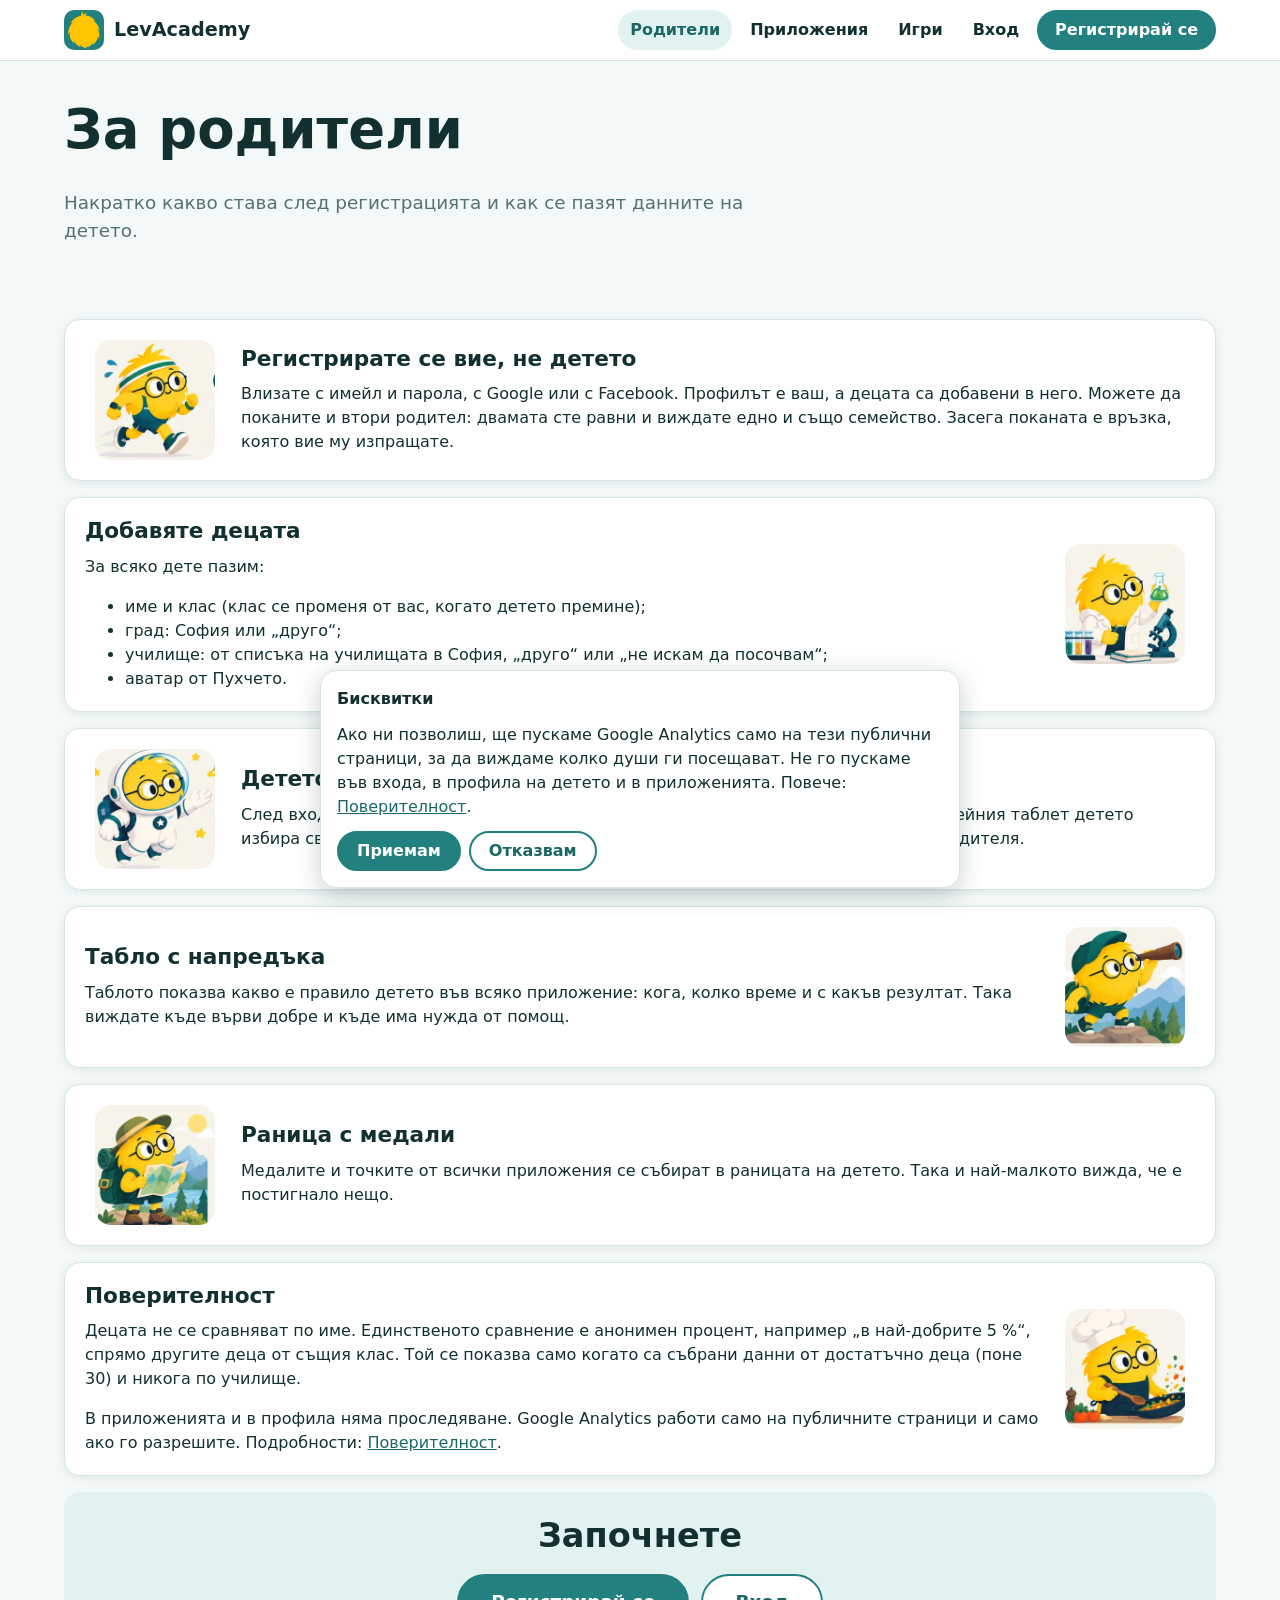
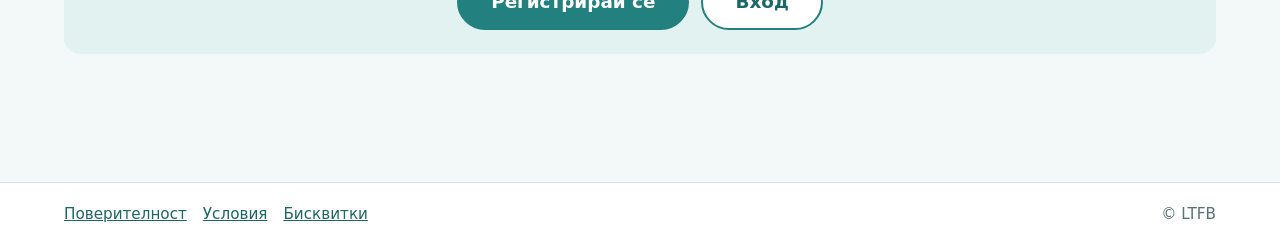
<file: parents/index.html>
<!doctype html>
<html lang="bg">
<head>
  <meta charset="utf-8">
  <meta name="viewport" content="width=device-width, initial-scale=1">
  <meta name="la-root" content="../">
  <title>За родители: LevAcademy</title>
  <meta name="description" content="Какво получава родителят в LevAcademy: деца в един профил, напредък по приложения, раница с медали и защита на личните данни.">
  <meta property="og:type" content="website">
  <meta property="og:site_name" content="LevAcademy">
  <meta property="og:locale" content="bg_BG">
  <meta property="og:title" content="За родители: LevAcademy">
  <meta property="og:description" content="Какво получава родителят в LevAcademy: деца в един профил, напредък по приложения, раница с медали и защита на личните данни.">
  <meta property="og:image" content="../img/logo.svg">
  <link rel="icon" href="../img/logo.svg" type="image/svg+xml">
  <link rel="stylesheet" href="../shared/tokens.css">
  <link rel="stylesheet" href="../shared/site.css">
  <script type="module" src="../shared/site.js"></script>
</head>
<body data-page="parents">
<a class="skip-link" href="#main">Към съдържанието</a>
<header class="site-header">
  <div class="wrap">
    <a class="brand" href="../"><img src="../img/logo.svg" alt="" width="40" height="40"><span>LevAcademy</span></a>
    <nav class="site-nav" aria-label="Главно меню">
      <a href="../parents/" aria-current="page">Родители</a>
      <a href="../apps/">Приложения</a>
      <a href="../games/">Игри</a>
      <a href="../login/">Вход</a>
      <a class="btn" href="../register/">Регистрирай се</a>
    </nav>
  </div>
</header>
<main id="main">
<div class="page-head wrap">
  <h1>За родители</h1>
  <p class="lead">Накратко какво става след регистрацията и как се пазят данните на детето.</p>
</div>

<section class="section">
  <div class="wrap">
    <div class="feature">
      <img src="../avatars/01.webp" alt="" width="120" height="120">
      <div>
        <h2>Регистрирате се вие, не детето</h2>
        <p>Влизате с имейл и парола, с Google или с Facebook. Профилът е ваш, а децата са добавени в него. Можете да поканите и втори родител: двамата сте равни и виждате едно и също семейство. Засега поканата е връзка, която вие му изпращате.</p>
      </div>
    </div>

    <div class="feature">
      <img src="../avatars/04.webp" alt="" width="120" height="120">
      <div>
        <h2>Добавяте децата</h2>
        <p>За всяко дете пазим:</p>
        <ul>
          <li>име и клас (клас се променя от вас, когато детето премине);</li>
          <li>град: София или „друго“;</li>
          <li>училище: от списъка на училищата в София, „друго“ или „не искам да посочвам“;</li>
          <li>аватар от Пухчето.</li>
        </ul>
      </div>
    </div>

    <div class="feature">
      <img src="../avatars/09.webp" alt="" width="120" height="120">
      <div>
        <h2>Детето избира себе си</h2>
        <p>След вход на устройството избирате „Родител“ или „Дете“. В режим „Дете“ на семейния таблет детето избира своя аватар и отваря приложение, без да вижда профилите и таблото на родителя.</p>
      </div>
    </div>

    <div class="feature">
      <img src="../avatars/12.webp" alt="" width="120" height="120">
      <div>
        <h2>Табло с напредъка</h2>
        <p>Таблото показва какво е правило детето във всяко приложение: кога, колко време и с какъв резултат. Така виждате къде върви добре и къде има нужда от помощ.</p>
      </div>
    </div>

    <div class="feature">
      <img src="../avatars/03.webp" alt="" width="120" height="120">
      <div>
        <h2>Раница с медали</h2>
        <p>Медалите и точките от всички приложения се събират в раницата на детето. Така и най-малкото вижда, че е постигнало нещо.</p>
      </div>
    </div>

    <div class="feature">
      <img src="../avatars/05.webp" alt="" width="120" height="120">
      <div>
        <h2>Поверителност</h2>
        <p>Децата не се сравняват по име. Единственото сравнение е анонимен процент, например „в най-добрите 5 %“, спрямо другите деца от същия клас. Той се показва само когато са събрани данни от достатъчно деца (поне 30) и никога по училище.</p>
        <p>В приложенията и в профила няма проследяване. Google Analytics работи само на публичните страници и само ако го разрешите. Подробности: <a href="../privacy/">Поверителност</a>.</p>
      </div>
    </div>

    <div class="callout">
      <h2>Започнете</h2>
      <div class="hero-actions">
        <a class="btn btn-big" href="../register/">Регистрирай се</a>
        <a class="btn btn-secondary btn-big" href="../login/">Вход</a>
      </div>
    </div>
  </div>
</section>
</main>
<footer class="site-footer">
  <div class="wrap">
    <nav aria-label="Правна информация">
      <a href="../privacy/">Поверителност</a>
      <a href="../terms/">Условия</a>
      <button type="button" class="link-button" data-cookie-settings hidden>Бисквитки</button>
    </nav>
    <span>© LTFB</span>
  </div>
</footer>
</body>
</html>
</file>
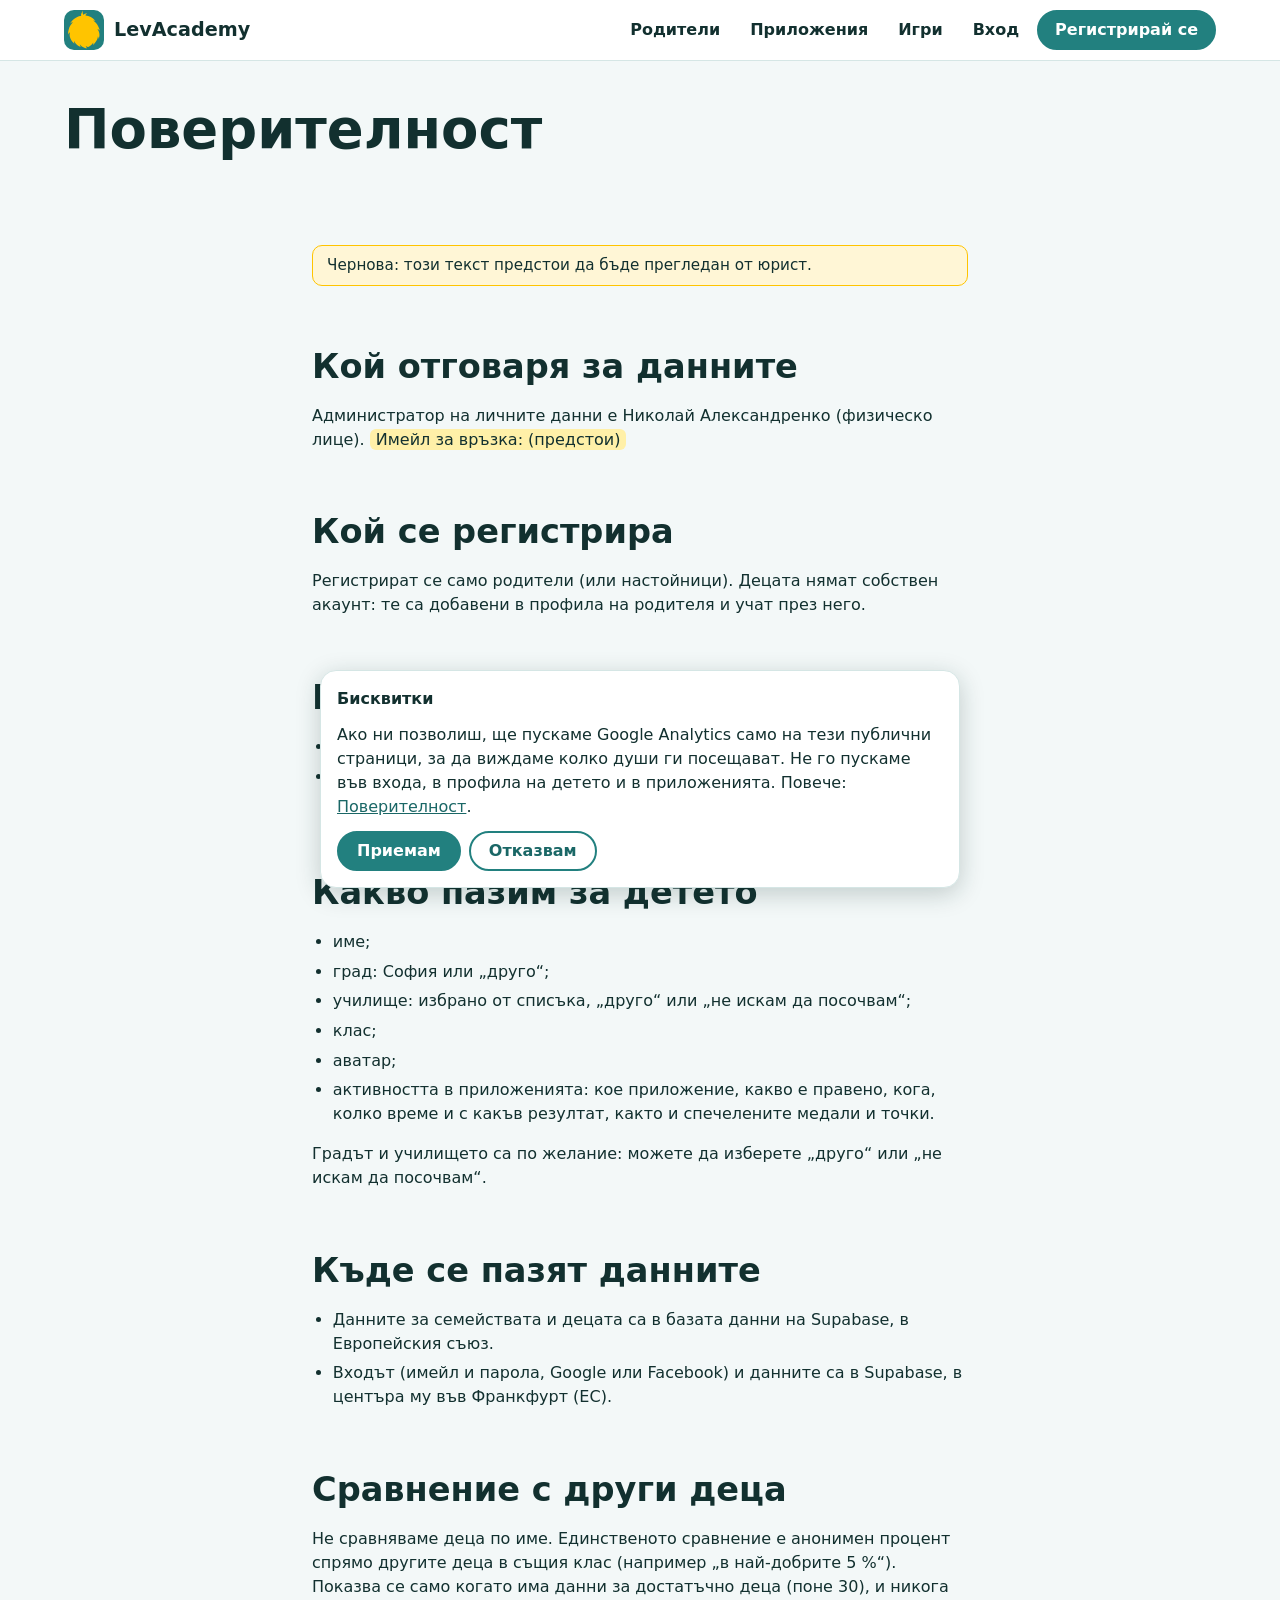
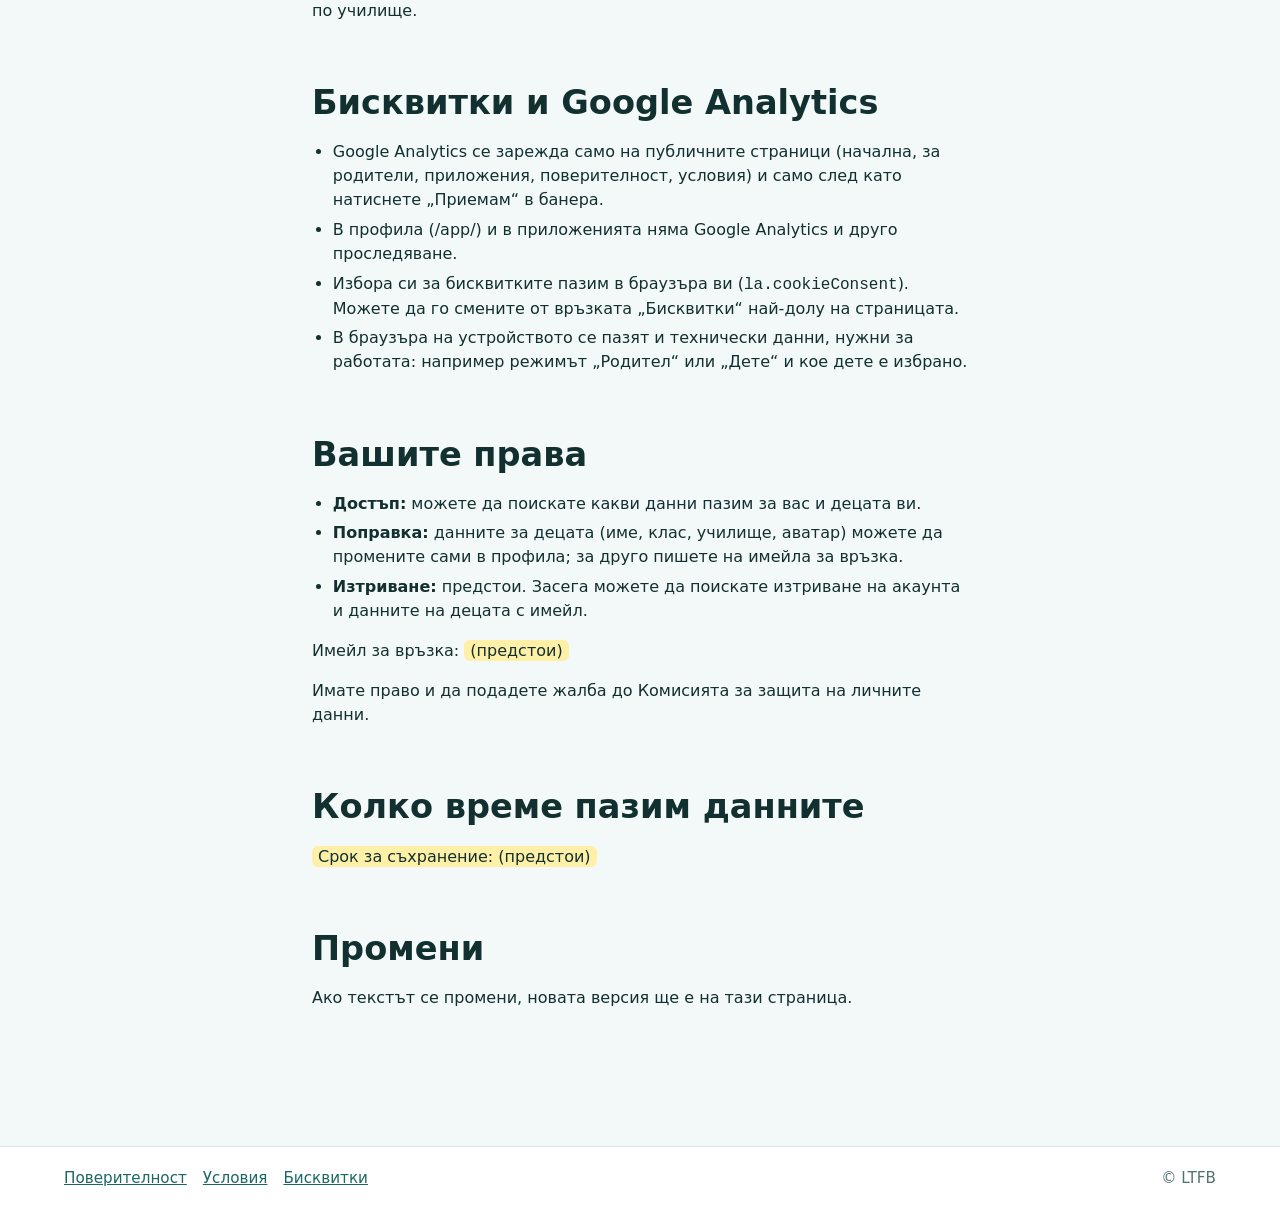
<file: privacy/index.html>
<!doctype html>
<html lang="bg">
<head>
  <meta charset="utf-8">
  <meta name="viewport" content="width=device-width, initial-scale=1">
  <meta name="la-root" content="../">
  <title>Поверителност: LevAcademy</title>
  <meta name="description" content="Кой е администратор на личните данни в LevAcademy, какво пазим за родителите и децата, къде и какви са правата ви.">
  <meta property="og:type" content="website">
  <meta property="og:site_name" content="LevAcademy">
  <meta property="og:locale" content="bg_BG">
  <meta property="og:title" content="Поверителност: LevAcademy">
  <meta property="og:description" content="Кой е администратор на личните данни в LevAcademy, какво пазим за родителите и децата, къде и какви са правата ви.">
  <meta property="og:image" content="../img/logo.svg">
  <link rel="icon" href="../img/logo.svg" type="image/svg+xml">
  <link rel="stylesheet" href="../shared/tokens.css">
  <link rel="stylesheet" href="../shared/site.css">
  <script type="module" src="../shared/site.js"></script>
</head>
<body data-page="privacy">
<a class="skip-link" href="#main">Към съдържанието</a>
<header class="site-header">
  <div class="wrap">
    <a class="brand" href="../"><img src="../img/logo.svg" alt="" width="40" height="40"><span>LevAcademy</span></a>
    <nav class="site-nav" aria-label="Главно меню">
      <a href="../parents/">Родители</a>
      <a href="../apps/">Приложения</a>
      <a href="../games/">Игри</a>
      <a href="../login/">Вход</a>
      <a class="btn" href="../register/">Регистрирай се</a>
    </nav>
  </div>
</header>
<main id="main">
<div class="page-head wrap">
  <h1>Поверителност</h1>
</div>

<section class="section">
  <div class="wrap prose">
    <p class="draft-note">Чернова: този текст предстои да бъде прегледан от юрист.</p>

    <h2>Кой отговаря за данните</h2>
    <p>Администратор на личните данни е Николай Александренко (физическо лице). <mark class="placeholder">Имейл за връзка: (предстои)</mark></p>

    <h2>Кой се регистрира</h2>
    <p>Регистрират се само родители (или настойници). Децата нямат собствен акаунт: те са добавени в профила на родителя и учат през него.</p>

    <h2>Какво пазим за родителя</h2>
    <ul>
      <li>имейл адрес и име за показване;</li>
      <li>към кое семейство принадлежи (и кои други родители са в него, ако е поканен втори родител).</li>
    </ul>

    <h2>Какво пазим за детето</h2>
    <ul>
      <li>име;</li>
      <li>град: София или „друго“;</li>
      <li>училище: избрано от списъка, „друго“ или „не искам да посочвам“;</li>
      <li>клас;</li>
      <li>аватар;</li>
      <li>активността в приложенията: кое приложение, какво е правено, кога, колко време и с какъв резултат, както и спечелените медали и точки.</li>
    </ul>
    <p>Градът и училището са по желание: можете да изберете „друго“ или „не искам да посочвам“.</p>

    <h2>Къде се пазят данните</h2>
    <ul>
      <li>Данните за семействата и децата са в базата данни на Supabase, в Европейския съюз.</li>
      <li>Входът (имейл и парола, Google или Facebook) и данните са в Supabase, в центъра му във Франкфурт (ЕС).</li>
    </ul>

    <h2>Сравнение с други деца</h2>
    <p>Не сравняваме деца по име. Единственото сравнение е анонимен процент спрямо другите деца в същия клас (например „в най-добрите 5 %“). Показва се само когато има данни за достатъчно деца (поне 30), и никога по училище.</p>

    <h2>Бисквитки и Google Analytics</h2>
    <ul>
      <li>Google Analytics се зарежда само на публичните страници (начална, за родители, приложения, поверителност, условия) и само след като натиснете „Приемам“ в банера.</li>
      <li>В профила (/app/) и в приложенията няма Google Analytics и друго проследяване.</li>
      <li>Избора си за бисквитките пазим в браузъра ви (<code>la.cookieConsent</code>). Можете да го смените от връзката „Бисквитки“ най-долу на страницата.</li>
      <li>В браузъра на устройството се пазят и технически данни, нужни за работата: например режимът „Родител“ или „Дете“ и кое дете е избрано.</li>
    </ul>

    <h2>Вашите права</h2>
    <ul>
      <li><strong>Достъп:</strong> можете да поискате какви данни пазим за вас и децата ви.</li>
      <li><strong>Поправка:</strong> данните за децата (име, клас, училище, аватар) можете да промените сами в профила; за друго пишете на имейла за връзка.</li>
      <li><strong>Изтриване:</strong> предстои. Засега можете да поискате изтриване на акаунта и данните на децата с имейл.</li>
    </ul>
    <p>Имейл за връзка: <mark class="placeholder">(предстои)</mark></p>
    <p>Имате право и да подадете жалба до Комисията за защита на личните данни.</p>

    <h2>Колко време пазим данните</h2>
    <p><mark class="placeholder">Срок за съхранение: (предстои)</mark></p>

    <h2>Промени</h2>
    <p>Ако текстът се промени, новата версия ще е на тази страница.</p>
  </div>
</section>
</main>
<footer class="site-footer">
  <div class="wrap">
    <nav aria-label="Правна информация">
      <a href="../privacy/">Поверителност</a>
      <a href="../terms/">Условия</a>
      <button type="button" class="link-button" data-cookie-settings hidden>Бисквитки</button>
    </nav>
    <span>© LTFB</span>
  </div>
</footer>
</body>
</html>
</file>
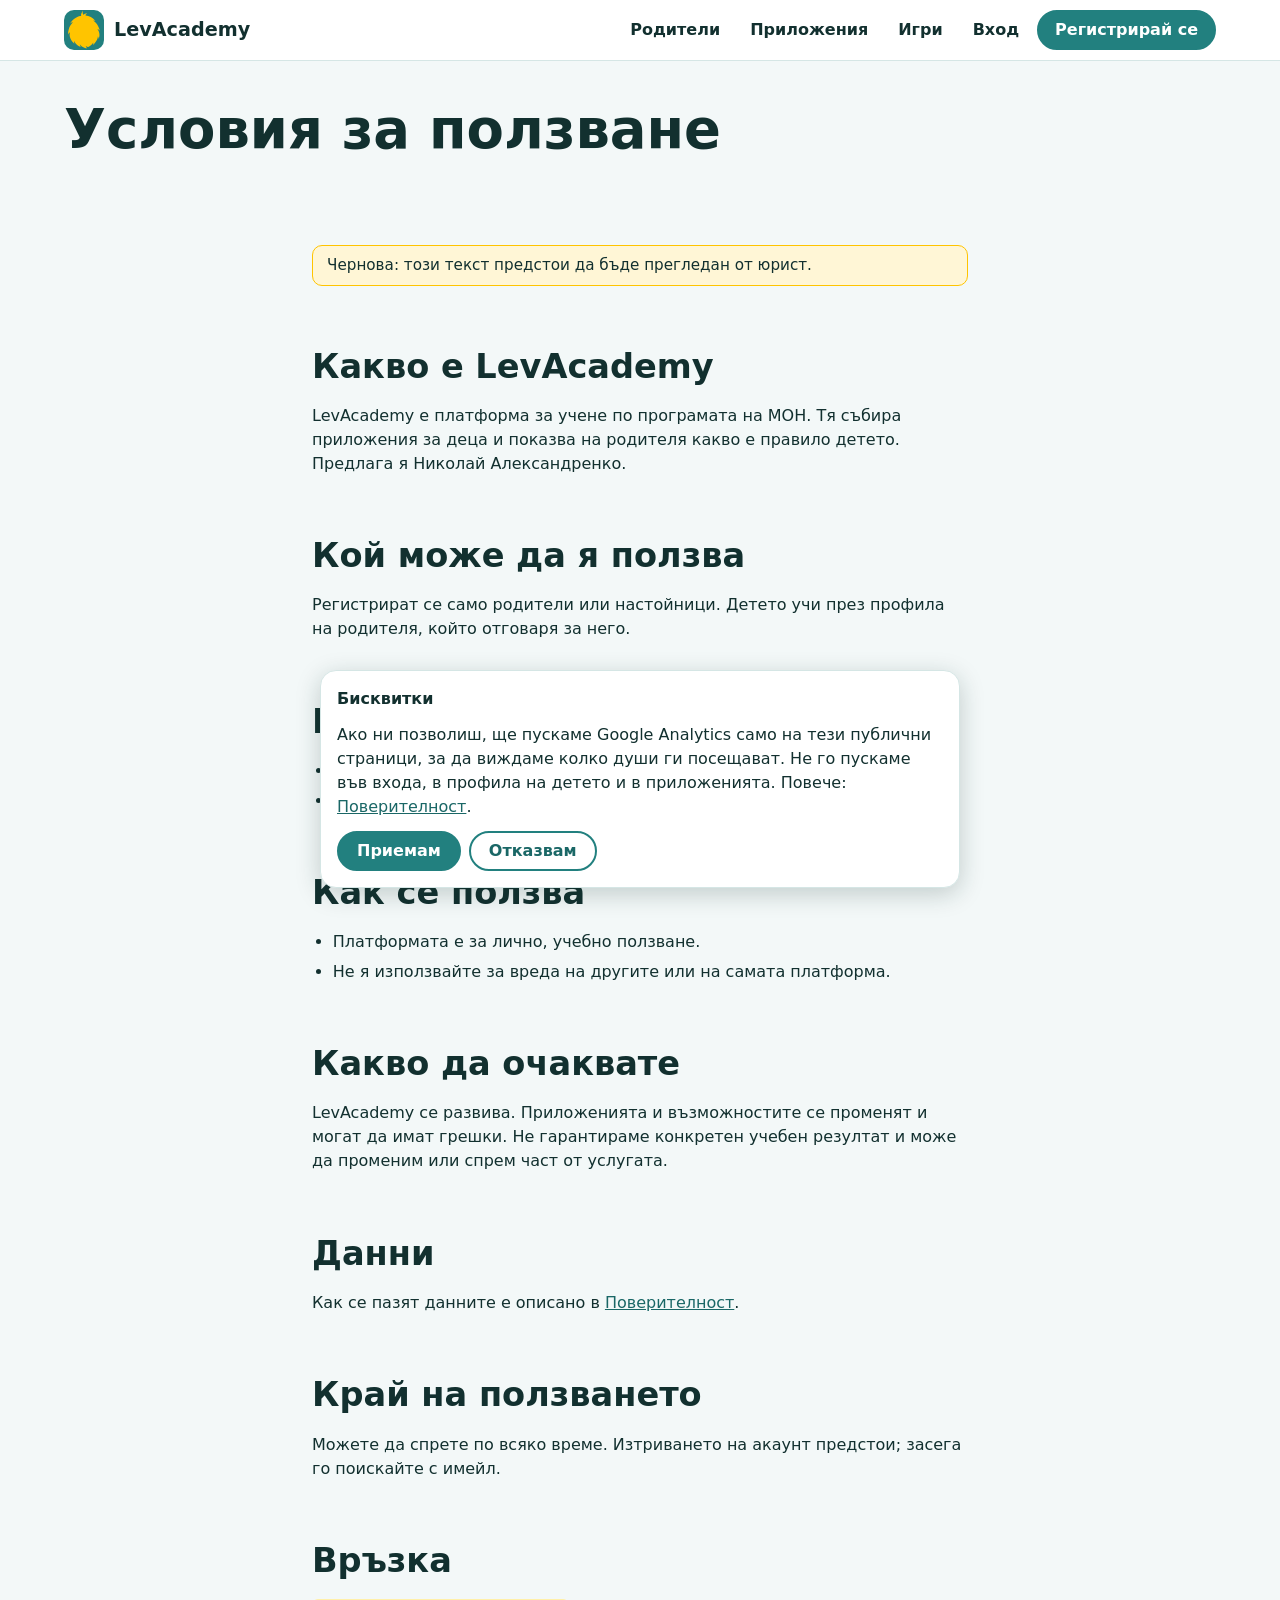
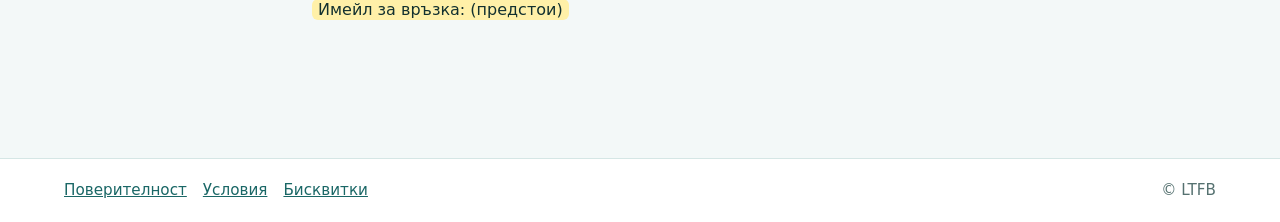
<file: terms/index.html>
<!doctype html>
<html lang="bg">
<head>
  <meta charset="utf-8">
  <meta name="viewport" content="width=device-width, initial-scale=1">
  <meta name="la-root" content="../">
  <title>Условия: LevAcademy</title>
  <meta name="description" content="Кратки и ясни условия за ползване на LevAcademy.">
  <meta property="og:type" content="website">
  <meta property="og:site_name" content="LevAcademy">
  <meta property="og:locale" content="bg_BG">
  <meta property="og:title" content="Условия: LevAcademy">
  <meta property="og:description" content="Кратки и ясни условия за ползване на LevAcademy.">
  <meta property="og:image" content="../img/logo.svg">
  <link rel="icon" href="../img/logo.svg" type="image/svg+xml">
  <link rel="stylesheet" href="../shared/tokens.css">
  <link rel="stylesheet" href="../shared/site.css">
  <script type="module" src="../shared/site.js"></script>
</head>
<body data-page="terms">
<a class="skip-link" href="#main">Към съдържанието</a>
<header class="site-header">
  <div class="wrap">
    <a class="brand" href="../"><img src="../img/logo.svg" alt="" width="40" height="40"><span>LevAcademy</span></a>
    <nav class="site-nav" aria-label="Главно меню">
      <a href="../parents/">Родители</a>
      <a href="../apps/">Приложения</a>
      <a href="../games/">Игри</a>
      <a href="../login/">Вход</a>
      <a class="btn" href="../register/">Регистрирай се</a>
    </nav>
  </div>
</header>
<main id="main">
<div class="page-head wrap">
  <h1>Условия за ползване</h1>
</div>

<section class="section">
  <div class="wrap prose">
    <p class="draft-note">Чернова: този текст предстои да бъде прегледан от юрист.</p>

    <h2>Какво е LevAcademy</h2>
    <p>LevAcademy е платформа за учене по програмата на МОН. Тя събира приложения за деца и показва на родителя какво е правило детето. Предлага я Николай Александренко.</p>

    <h2>Кой може да я ползва</h2>
    <p>Регистрират се само родители или настойници. Детето учи през профила на родителя, който отговаря за него.</p>

    <h2>Вашият профил</h2>
    <ul>
      <li>Давайте верни данни и пазете достъпа си до профила.</li>
      <li>Добавяйте само свои деца или деца, за които отговаряте.</li>
    </ul>

    <h2>Как се ползва</h2>
    <ul>
      <li>Платформата е за лично, учебно ползване.</li>
      <li>Не я използвайте за вреда на другите или на самата платформа.</li>
    </ul>

    <h2>Какво да очаквате</h2>
    <p>LevAcademy се развива. Приложенията и възможностите се променят и могат да имат грешки. Не гарантираме конкретен учебен резултат и може да променим или спрем част от услугата.</p>

    <h2>Данни</h2>
    <p>Как се пазят данните е описано в <a href="../privacy/">Поверителност</a>.</p>

    <h2>Край на ползването</h2>
    <p>Можете да спрете по всяко време. Изтриването на акаунт предстои; засега го поискайте с имейл.</p>

    <h2>Връзка</h2>
    <p><mark class="placeholder">Имейл за връзка: (предстои)</mark></p>
  </div>
</section>
</main>
<footer class="site-footer">
  <div class="wrap">
    <nav aria-label="Правна информация">
      <a href="../privacy/">Поверителност</a>
      <a href="../terms/">Условия</a>
      <button type="button" class="link-button" data-cookie-settings hidden>Бисквитки</button>
    </nav>
    <span>© LTFB</span>
  </div>
</footer>
</body>
</html>
</file>
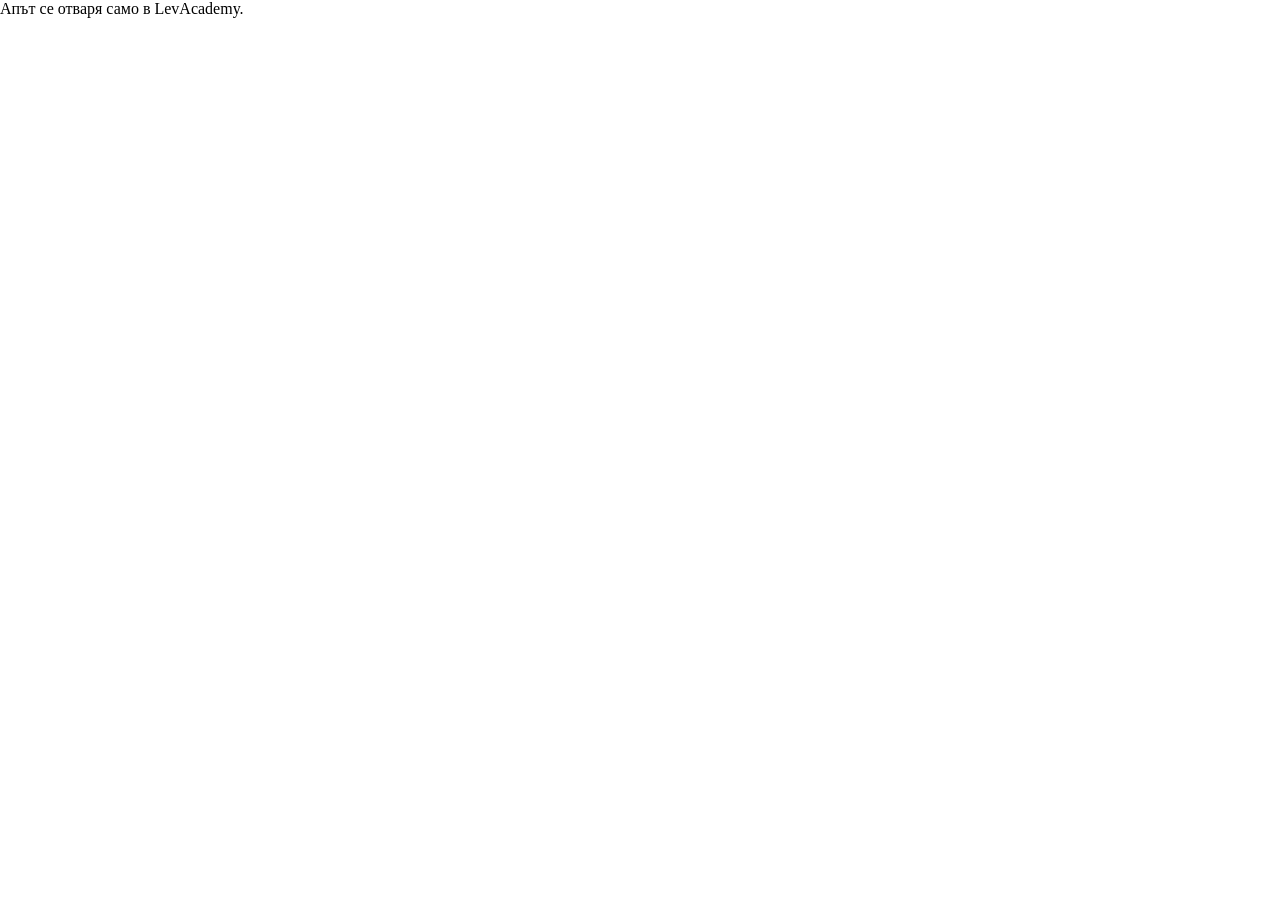
<file: core/frame.html>
<!doctype html>
<html lang="bg">
<head>
  <meta charset="utf-8">
  <meta name="viewport" content="width=device-width, initial-scale=1">
  <meta name="robots" content="noindex">
  <title>LevAcademy</title>
  <!-- The frame every contract app runs in: a sandbox without the shell's origin, so the app cannot reach
       the sign-in, the session or the shell's storage. It loads the app's module from ?entry= and mounts it. -->
  <style>html, body { margin: 0; min-height: 100%; } #app { min-height: 100vh; }</style>
  <script type="module">
    import { startFrame } from './academy-core/app.js';
    startFrame(document.getElementById('app'));
  </script>
</head>
<body>
  <div id="app"></div>
</body>
</html>
</file>
<file: shared/tokens.css>
/* LevAcademy design tokens: the look of the LTFB logo (turquoise + the yellow Пухчето).
   Every page of the site and the core app uses these; pages add their own styles on top. */
:root {
  --bg: #f3f8f8;
  --surface: #ffffff;
  --surface-2: #e9f4f3;
  --ink: #12302f;
  --muted: #557170;
  --line: #d5e6e5;
  --accent: #22807f;
  --accent-dark: #1a6766;
  --accent-light: #e2f2f1;
  --on-accent: #ffffff;
  --yellow: #ffc400;
  --danger: #c62828;
  --ok: #15934a;
  --radius: 16px;
  --radius-small: 10px;
  --shadow: 0 2px 10px rgba(18, 48, 47, .08);
  --font: system-ui, -apple-system, "Segoe UI", Roboto, sans-serif;
  --page-width: 1200px;
}

* { box-sizing: border-box; }
html { overflow-y: scroll; }
body { margin: 0; background: var(--bg); color: var(--ink); font: 16px/1.5 var(--font); }
a { color: var(--accent-dark); }
button, input, select { font: inherit; }
</file>
<file: shared/site.css>
/* Public pages of LevAcademy: header, footer, cookie banner, page blocks. Tokens come from tokens.css. */
html { scroll-behavior: smooth; }
img { max-width: 100%; height: auto; }
h1, h2, h3 { line-height: 1.2; margin: 0 0 .5em; }
h1 { font-size: clamp(2rem, 5.5vw, 3.4rem); }
h2 { font-size: clamp(1.5rem, 3.6vw, 2.1rem); }
h3 { font-size: 1.15rem; }
p { margin: 0 0 1em; }
:focus-visible { outline: 3px solid var(--yellow); outline-offset: 2px; }

.wrap { max-width: var(--page-width); margin: 0 auto; padding: 0 24px; }
.skip-link { position: absolute; left: -999px; top: 8px; background: var(--surface); padding: 8px 12px; border-radius: var(--radius-small); z-index: 100; }
.skip-link:focus { left: 8px; }

/* buttons */
.btn { display: inline-flex; align-items: center; justify-content: center; min-height: 48px; padding: 10px 24px; border-radius: 999px; border: 2px solid var(--accent); background: var(--accent); color: var(--on-accent); font-weight: 700; text-decoration: none; cursor: pointer; }
.btn:hover { background: var(--accent-dark); border-color: var(--accent-dark); }
.btn-secondary { background: var(--surface); color: var(--accent-dark); }
.btn-secondary:hover { background: var(--accent-light); color: var(--accent-dark); }
.btn-big { min-height: 56px; padding: 12px 32px; font-size: 1.15rem; }
.btn-small { min-height: 40px; padding: 6px 18px; }

/* header */
.site-header { background: var(--surface); border-bottom: 1px solid var(--line); }
.site-header .wrap { display: flex; flex-wrap: wrap; align-items: center; justify-content: space-between; gap: 8px 16px; padding-top: 10px; padding-bottom: 10px; }
.brand { display: inline-flex; align-items: center; gap: 10px; color: var(--ink); font-weight: 800; font-size: 1.2rem; text-decoration: none; }
.brand img { width: 40px; height: 40px; border-radius: 10px; }
.site-nav { display: flex; flex-wrap: wrap; align-items: center; gap: 4px 6px; }
.site-nav a { padding: 8px 12px; border-radius: 999px; color: var(--ink); text-decoration: none; font-weight: 600; }
.site-nav a:hover { background: var(--accent-light); }
.site-nav a[aria-current="page"] { background: var(--accent-light); color: var(--accent-dark); }
.site-nav a.btn { color: var(--on-accent); padding: 6px 16px; min-height: 40px; }
.site-nav a.btn:hover { background: var(--accent-dark); }

/* footer */
.site-footer { margin-top: 64px; background: var(--surface); border-top: 1px solid var(--line); color: var(--muted); font-size: .95rem; }
.site-footer .wrap { display: flex; flex-wrap: wrap; justify-content: space-between; gap: 8px 24px; padding-top: 20px; padding-bottom: 20px; }
.site-footer nav { display: flex; flex-wrap: wrap; gap: 4px 16px; }
.site-footer a, .link-button { color: var(--accent-dark); }
.link-button { background: none; border: 0; padding: 0; text-decoration: underline; cursor: pointer; }

/* cookie banner */
.cookie-banner { position: fixed; left: 12px; right: 12px; bottom: 12px; z-index: 50; max-width: 640px; margin: 0 auto; padding: 16px; background: var(--surface); border: 1px solid var(--line); border-radius: var(--radius); box-shadow: 0 6px 24px rgba(18, 48, 47, .22); }
.cookie-banner p { margin: 0 0 12px; }
.cookie-banner .actions { display: flex; flex-wrap: wrap; gap: 8px; }

/* hero */
.hero { padding: 64px 0 40px; }
.hero .wrap { display: grid; gap: 40px; align-items: center; }
.hero p.lead { font-size: 1.3rem; color: var(--muted); max-width: 30em; }
.hero-actions { display: flex; flex-wrap: wrap; gap: 12px; margin-top: 8px; }
.hero-art { display: flex; justify-content: center; gap: 20px; }
.hero-art img { width: min(48%, 300px); border-radius: var(--radius); background: var(--surface); box-shadow: var(--shadow); }
.hero-art img:nth-child(2) { margin-top: 48px; }
@media (min-width: 760px) {
  .hero .wrap { grid-template-columns: 1.2fr 1fr; }
}

/* sections */
.section { padding: 48px 0; }
.section > .wrap > p.intro { color: var(--muted); max-width: 40em; }
.page-head { padding-top: 36px; padding-bottom: 8px; }
.page-head p.lead { font-size: 1.15rem; color: var(--muted); max-width: 38em; }

.steps { display: grid; gap: 24px; padding: 0; margin: 0; list-style: none; counter-reset: step; }
.steps li { counter-increment: step; position: relative; background: var(--surface); border: 1px solid var(--line); border-radius: var(--radius); padding: 24px 24px 24px 72px; box-shadow: var(--shadow); }
.steps li::before { content: counter(step); position: absolute; left: 16px; top: 18px; width: 34px; height: 34px; border-radius: 50%; background: var(--yellow); color: var(--ink); font-weight: 800; display: grid; place-items: center; }
.steps h3 { margin-bottom: .25em; }
.steps p { margin: 0; color: var(--muted); }
@media (min-width: 760px) { .steps.three { grid-template-columns: repeat(3, 1fr); } }

.cards { display: grid; gap: 24px; grid-template-columns: repeat(auto-fill, minmax(min(100%, 340px), 1fr)); }
.card { display: flex; gap: 18px; align-items: center; background: var(--surface); border: 1px solid var(--line); border-radius: var(--radius); padding: 20px; box-shadow: var(--shadow); color: var(--ink); text-decoration: none; }
a.card:hover { border-color: var(--accent); }
.card img { width: 104px; height: 104px; border-radius: 12px; flex: none; background: var(--surface-2); }
.card h3 { margin: 0 0 .2em; }
.card p { margin: 0; color: var(--muted); }
.card .grades { display: inline-block; margin-top: 8px; padding: 2px 10px; border-radius: 999px; background: var(--accent-light); color: var(--accent-dark); font-size: .85rem; font-weight: 600; }

.feature { display: grid; gap: 16px; align-items: center; background: var(--surface); border: 1px solid var(--line); border-radius: var(--radius); padding: 20px; margin-bottom: 16px; box-shadow: var(--shadow); }
.feature img { width: 120px; height: 120px; border-radius: var(--radius); background: var(--surface-2); justify-self: center; }
.feature h2 { font-size: 1.35rem; }
.feature p:last-child, .feature ul:last-child { margin-bottom: 0; }
@media (min-width: 640px) {
  .feature { grid-template-columns: 140px 1fr; }
  .feature:nth-of-type(even) { grid-template-columns: 1fr 140px; }
  .feature:nth-of-type(even) img { order: 2; }
}

.callout { background: var(--accent-light); border-radius: var(--radius); padding: 24px; text-align: center; }
.callout .hero-actions { justify-content: center; }
.notice { background: var(--surface-2); border-left: 4px solid var(--yellow); border-radius: var(--radius-small); padding: 12px 16px; color: var(--ink); }

/* long text pages */
.prose { max-width: 44em; padding-bottom: 8px; }
.prose h2 { margin-top: 1.8em; }
.prose ul { padding-left: 1.3em; }
.prose li { margin-bottom: .35em; }
.draft-note { background: #fff6d6; border: 1px solid var(--yellow); border-radius: var(--radius-small); padding: 8px 14px; font-size: .95rem; }
mark.placeholder { background: #fff0a8; color: var(--ink); padding: 1px 6px; border-radius: 6px; }
.cards + p, .callout + .notice, .cards + .notice { margin-top: 16px; }
.callout { margin-bottom: 16px; }

/* The home page inside the shell (?embed=shell): no header, footer or sign-up buttons, the shell already knows who is in. */
.embedded .skip-link, .embedded .site-header, .embedded .site-footer, .embedded .hero-actions, .embedded .callout { display: none; }
</file>
